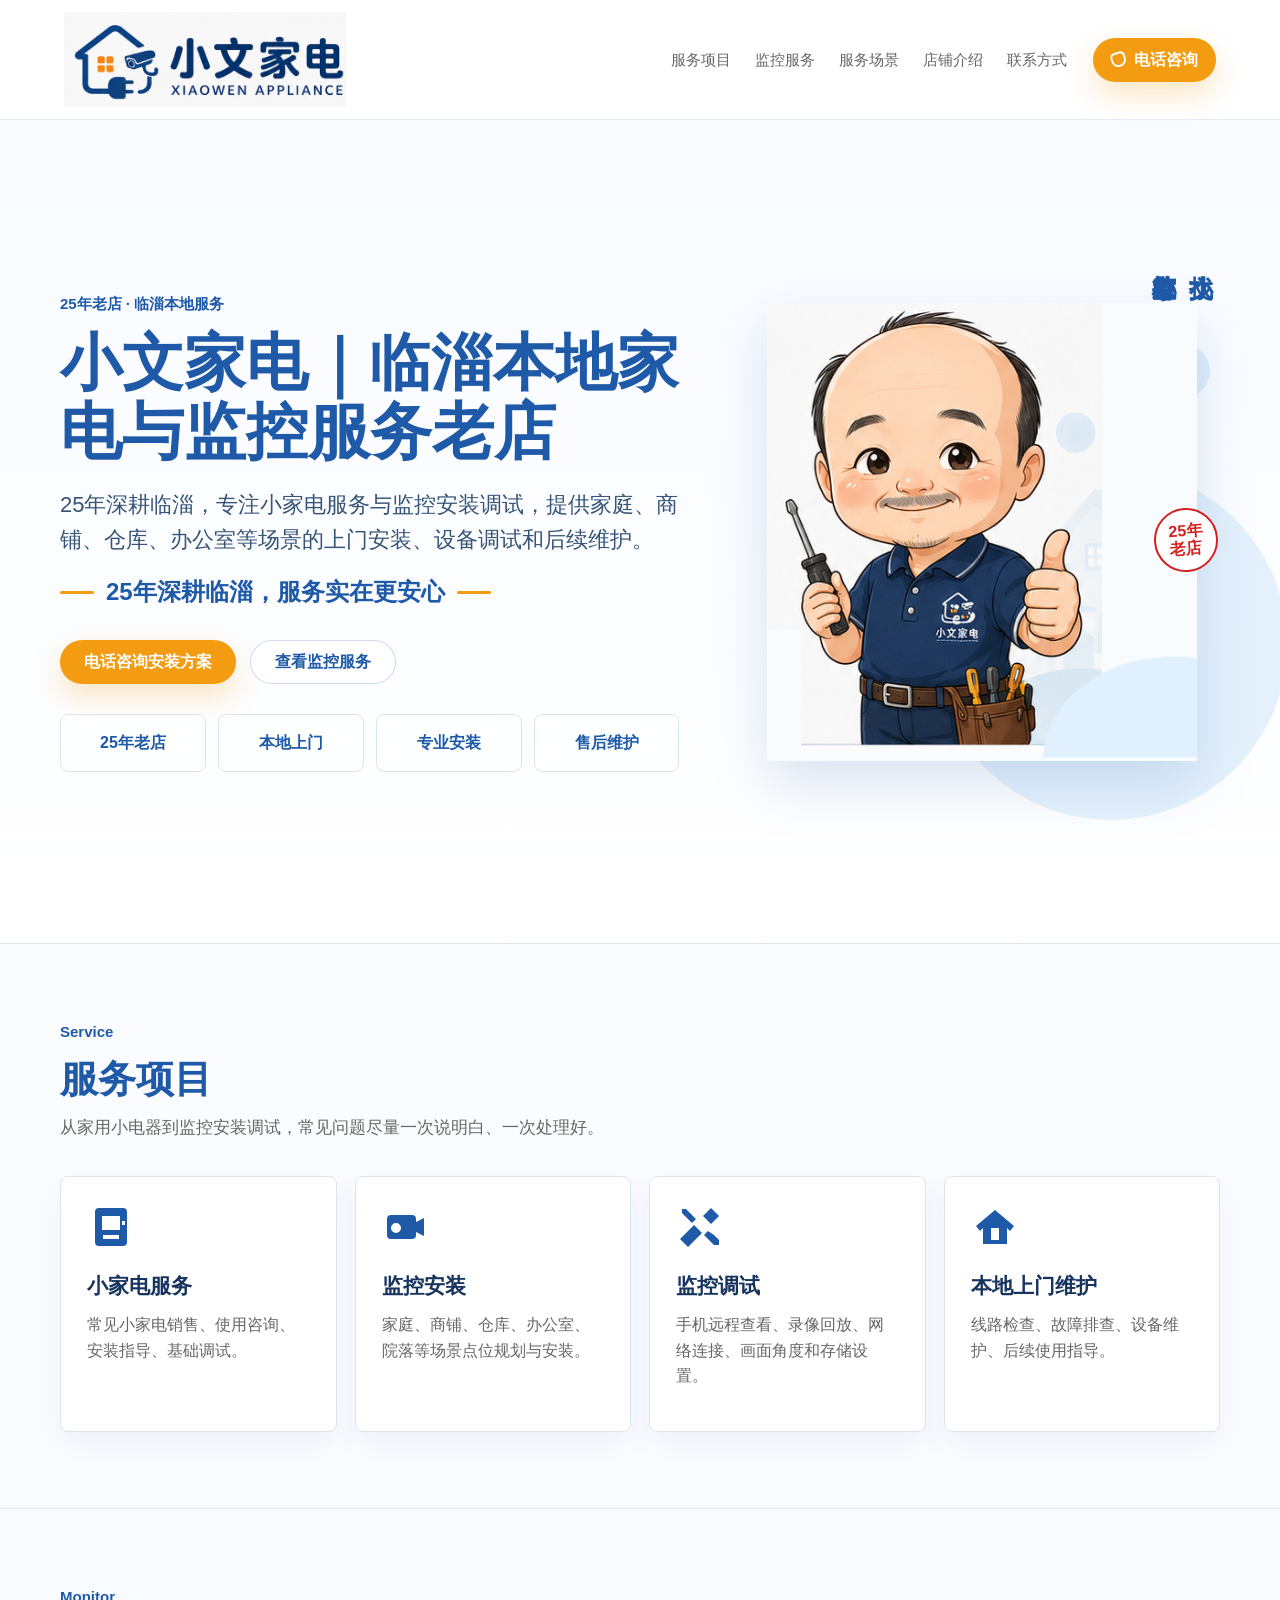
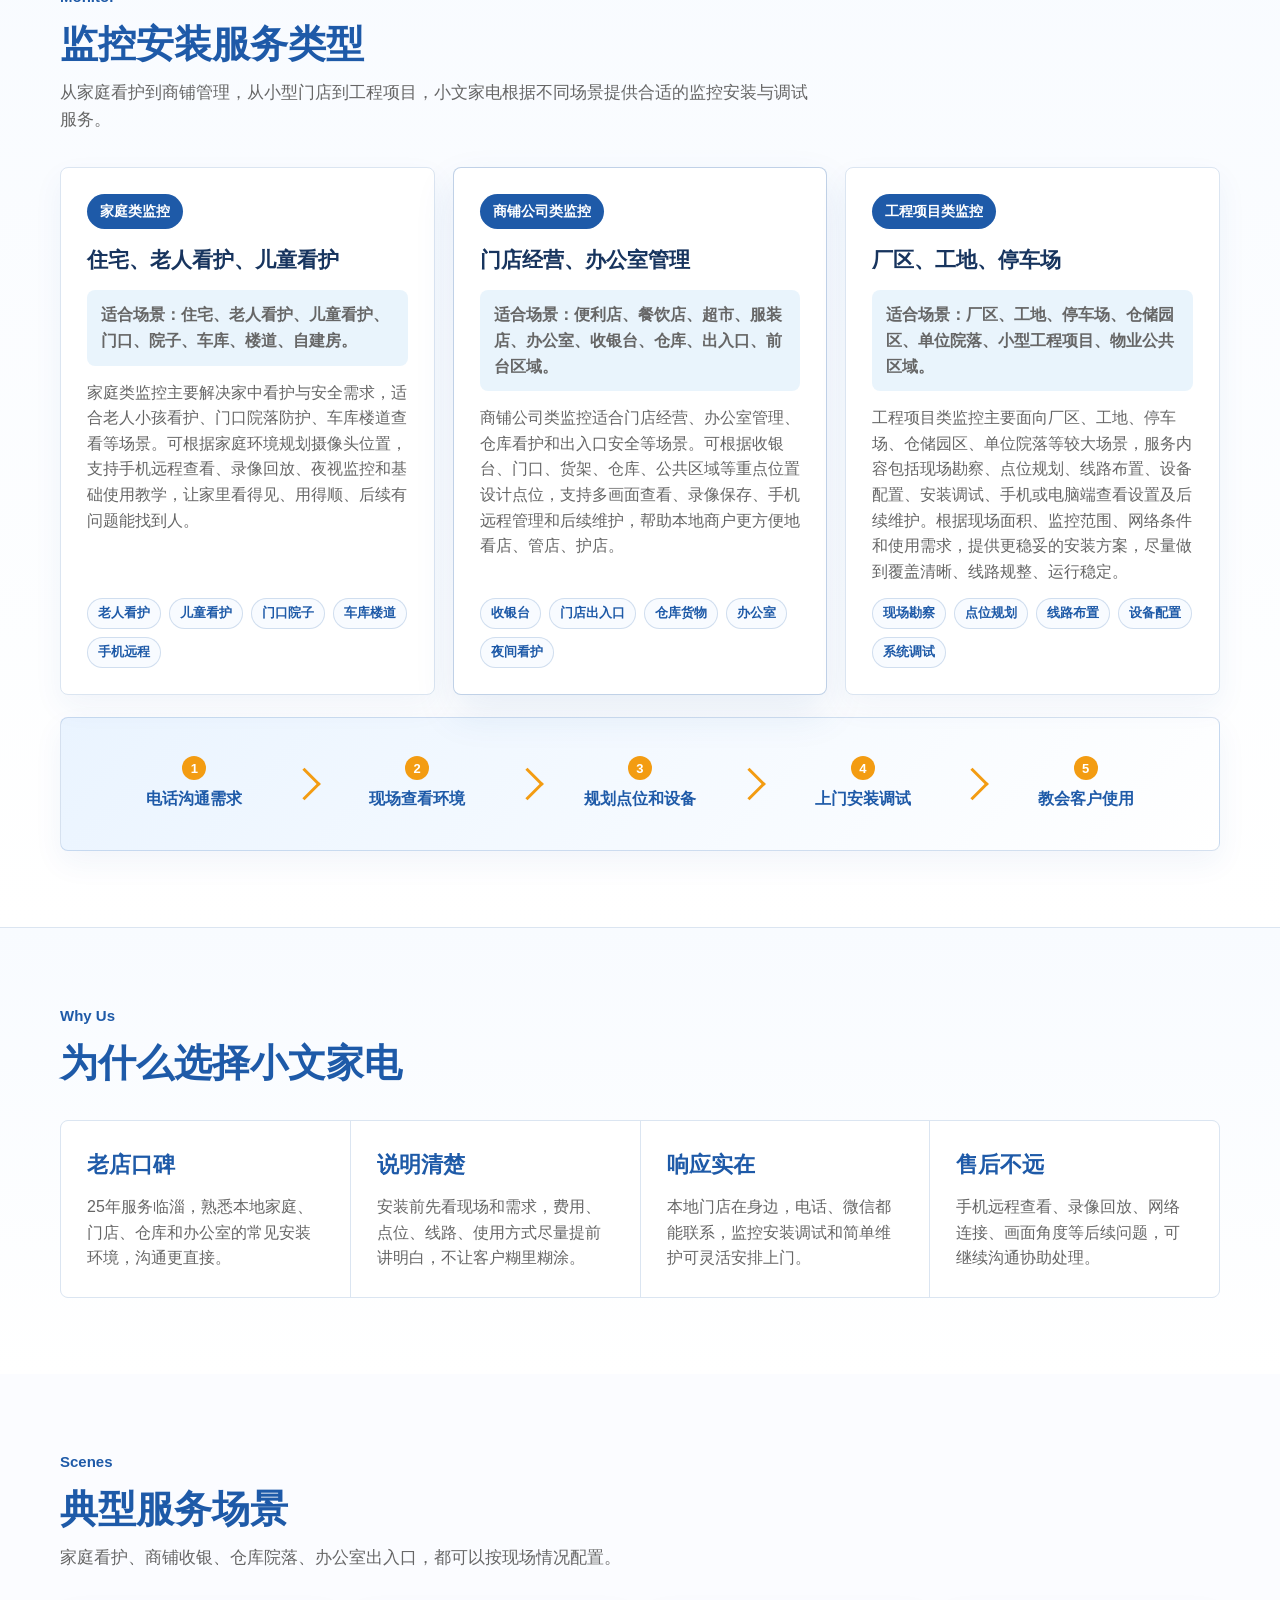
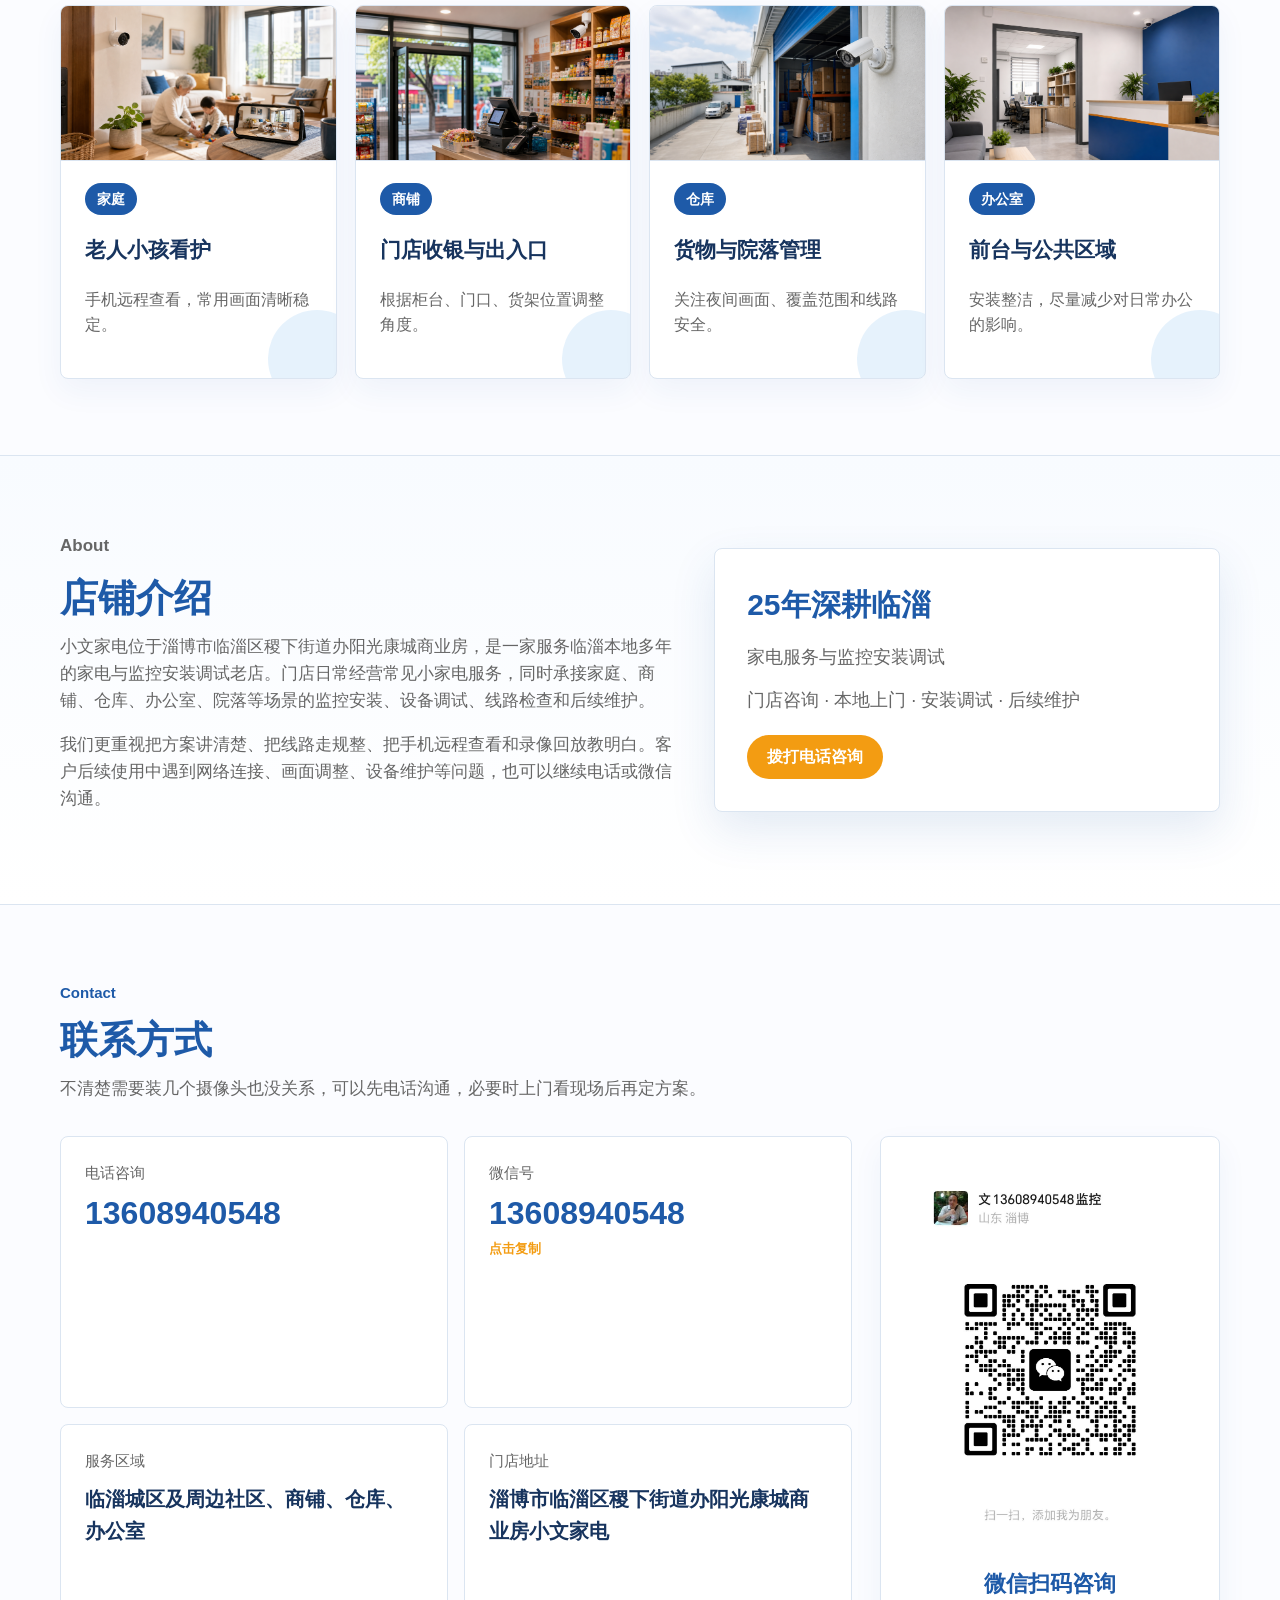
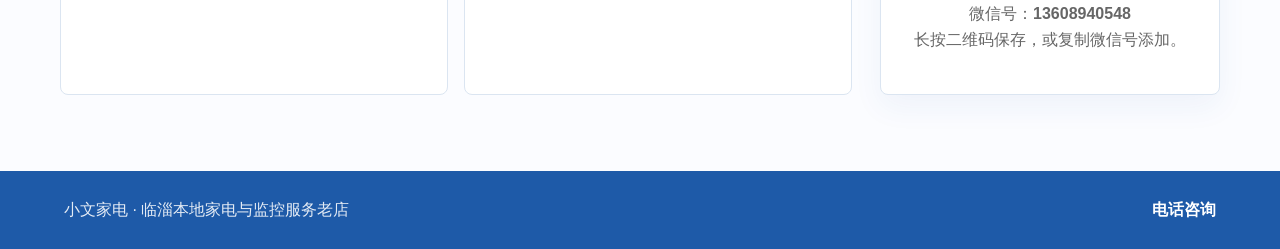
<file: index.html>
<!doctype html>
<html lang="zh-CN">
  <head>
    <meta charset="UTF-8" />
    <meta name="viewport" content="width=device-width, initial-scale=1.0" />
    <title>小文家电｜临淄监控安装调试与本地家电服务老店</title>
    <meta
      name="description"
      content="小文家电，25年深耕临淄，提供小家电服务、家庭商铺仓库办公室监控安装、设备调试、手机远程查看、上门维护等本地服务。"
    />
    <meta name="keywords" content="小文家电,临淄监控安装,临淄监控调试,临淄家电服务,临淄上门维护,商铺监控安装,家庭监控安装" />
    <meta name="robots" content="index,follow" />
    <link rel="canonical" href="https://xiaowenjiadian.cn/" />
    <meta property="og:type" content="website" />
    <meta property="og:locale" content="zh_CN" />
    <meta property="og:title" content="小文家电｜临淄监控安装调试与本地家电服务老店" />
    <meta
      property="og:description"
      content="小文家电，临淄本地家电与监控安装调试服务老店，提供家庭、商铺、仓库、办公室监控安装、手机远程查看、录像回放和上门维护。"
    />
    <meta property="og:url" content="https://xiaowenjiadian.cn/" />
    <meta property="og:image" content="https://xiaowenjiadian.cn/assets/logo-reference.png" />
    <script type="application/ld+json">
      {
        "@context": "https://schema.org",
        "@type": "LocalBusiness",
        "name": "小文家电",
        "alternateName": "Xiaowen Appliance",
        "url": "https://xiaowenjiadian.cn/",
        "logo": "https://xiaowenjiadian.cn/assets/logo-reference.png",
        "image": "https://xiaowenjiadian.cn/assets/boss-reference.png",
        "telephone": "13608940548",
        "address": {
          "@type": "PostalAddress",
          "addressCountry": "CN",
          "addressRegion": "山东省",
          "addressLocality": "淄博市临淄区",
          "streetAddress": "稷下街道办阳光康城商业房小文家电"
        },
        "areaServed": ["临淄", "淄博市临淄区", "临淄城区及周边"],
        "description": "小文家电是临淄本地家电与监控安装调试服务老店，提供小家电服务、家庭监控安装、商铺监控安装、仓库监控安装、办公室监控安装、手机远程查看、录像回放、设备调试和上门维护。",
        "makesOffer": [
          {
            "@type": "Offer",
            "itemOffered": {
              "@type": "Service",
              "name": "临淄监控安装调试",
              "serviceType": "家庭、商铺、仓库、办公室、院落监控安装调试"
            }
          },
          {
            "@type": "Offer",
            "itemOffered": {
              "@type": "Service",
              "name": "小家电服务",
              "serviceType": "常见小家电销售、使用咨询、安装指导、基础调试"
            }
          },
          {
            "@type": "Offer",
            "itemOffered": {
              "@type": "Service",
              "name": "本地上门维护",
              "serviceType": "线路检查、故障排查、设备维护、后续使用指导"
            }
          }
        ]
      }
    </script>
    <link rel="stylesheet" href="styles.css" />
  </head>
  <body>
    <header class="site-header">
      <a class="brand" href="#top" aria-label="小文家电首页">
        <img data-config-src="logoImage" src="assets/logo-reference.png" alt="小文家电" />
      </a>
      <nav class="desktop-nav" aria-label="主导航">
        <a href="#services">服务项目</a>
        <a href="#monitor-types">监控服务</a>
        <a href="#scenes">服务场景</a>
        <a href="#about">店铺介绍</a>
        <a href="#contact">联系方式</a>
      </nav>
      <a class="call-button" data-config-href="phone" href="tel:13608940548">
        <span class="icon-phone" aria-hidden="true"></span>
        电话咨询
      </a>
    </header>

    <main id="top">
      <section class="hero section-band">
        <div class="hero-copy">
          <p class="eyebrow">25年老店 · 临淄本地服务</p>
          <h1>小文家电｜临淄本地家电与监控服务老店</h1>
          <p class="hero-lead">
            25年深耕临淄，专注小家电服务与监控安装调试，提供家庭、商铺、仓库、办公室等场景的上门安装、设备调试和后续维护。
          </p>
          <p class="slogan">25年深耕临淄，服务实在更安心</p>
          <div class="hero-actions">
            <a class="primary-action" data-config-href="phone" href="tel:13608940548">电话咨询安装方案</a>
            <a class="secondary-action" href="#monitor-types">查看监控服务</a>
          </div>
          <div class="trust-row" aria-label="服务优势">
            <span>25年老店</span>
            <span>本地上门</span>
            <span>专业安装</span>
            <span>售后维护</span>
          </div>
        </div>

        <div class="hero-visual" aria-label="小文家电老板形象">
          <div class="roundel">25年<br />老店</div>
          <img data-config-src="bossImage" src="assets/boss-reference.png" alt="小文家电老板Q版形象" />
          <p class="vertical-note">找小文<br />家电监控都放心</p>
        </div>
      </section>

      <section class="services section" id="services">
        <div class="section-heading">
          <p class="eyebrow">Service</p>
          <h2>服务项目</h2>
          <p>从家用小电器到监控安装调试，常见问题尽量一次说明白、一次处理好。</p>
        </div>
        <div class="service-grid">
          <article class="service-card">
            <span class="service-icon icon-appliance" aria-hidden="true"></span>
            <h3>小家电服务</h3>
            <p>常见小家电销售、使用咨询、安装指导、基础调试。</p>
          </article>
          <article class="service-card">
            <span class="service-icon icon-camera" aria-hidden="true"></span>
            <h3>监控安装</h3>
            <p>家庭、商铺、仓库、办公室、院落等场景点位规划与安装。</p>
          </article>
          <article class="service-card">
            <span class="service-icon icon-tools" aria-hidden="true"></span>
            <h3>监控调试</h3>
            <p>手机远程查看、录像回放、网络连接、画面角度和存储设置。</p>
          </article>
          <article class="service-card">
            <span class="service-icon icon-home" aria-hidden="true"></span>
            <h3>本地上门维护</h3>
            <p>线路检查、故障排查、设备维护、后续使用指导。</p>
          </article>
        </div>
      </section>

      <section class="monitor-types section-band" id="monitor-types">
        <div class="section-heading">
          <p class="eyebrow">Monitor</p>
          <h2>监控安装服务类型</h2>
          <p>
            从家庭看护到商铺管理，从小型门店到工程项目，小文家电根据不同场景提供合适的监控安装与调试服务。
          </p>
        </div>
        <div class="monitor-grid">
          <article class="monitor-card">
            <span class="monitor-kicker">家庭类监控</span>
            <h3>住宅、老人看护、儿童看护</h3>
            <p class="fit-scenes">适合场景：住宅、老人看护、儿童看护、门口、院子、车库、楼道、自建房。</p>
            <p>
              家庭类监控主要解决家中看护与安全需求，适合老人小孩看护、门口院落防护、车库楼道查看等场景。可根据家庭环境规划摄像头位置，支持手机远程查看、录像回放、夜视监控和基础使用教学，让家里看得见、用得顺、后续有问题能找到人。
            </p>
            <div class="tag-list" aria-label="家庭类监控标签">
              <span>老人看护</span>
              <span>儿童看护</span>
              <span>门口院子</span>
              <span>车库楼道</span>
              <span>手机远程</span>
            </div>
          </article>
          <article class="monitor-card featured">
            <span class="monitor-kicker">商铺公司类监控</span>
            <h3>门店经营、办公室管理</h3>
            <p class="fit-scenes">适合场景：便利店、餐饮店、超市、服装店、办公室、收银台、仓库、出入口、前台区域。</p>
            <p>
              商铺公司类监控适合门店经营、办公室管理、仓库看护和出入口安全等场景。可根据收银台、门口、货架、仓库、公共区域等重点位置设计点位，支持多画面查看、录像保存、手机远程管理和后续维护，帮助本地商户更方便地看店、管店、护店。
            </p>
            <div class="tag-list" aria-label="商铺公司类监控标签">
              <span>收银台</span>
              <span>门店出入口</span>
              <span>仓库货物</span>
              <span>办公室</span>
              <span>夜间看护</span>
            </div>
          </article>
          <article class="monitor-card">
            <span class="monitor-kicker">工程项目类监控</span>
            <h3>厂区、工地、停车场</h3>
            <p class="fit-scenes">适合场景：厂区、工地、停车场、仓储园区、单位院落、小型工程项目、物业公共区域。</p>
            <p>
              工程项目类监控主要面向厂区、工地、停车场、仓储园区、单位院落等较大场景，服务内容包括现场勘察、点位规划、线路布置、设备配置、安装调试、手机或电脑端查看设置及后续维护。根据现场面积、监控范围、网络条件和使用需求，提供更稳妥的安装方案，尽量做到覆盖清晰、线路规整、运行稳定。
            </p>
            <div class="tag-list" aria-label="工程项目类监控标签">
              <span>现场勘察</span>
              <span>点位规划</span>
              <span>线路布置</span>
              <span>设备配置</span>
              <span>系统调试</span>
            </div>
          </article>
        </div>
        <div class="monitor-flow" aria-label="监控安装流程">
          <span>电话沟通需求</span>
          <span>现场查看环境</span>
          <span>规划点位和设备</span>
          <span>上门安装调试</span>
          <span>教会客户使用</span>
        </div>
      </section>

      <section class="why section-band" id="why">
        <div class="section-heading">
          <p class="eyebrow">Why Us</p>
          <h2>为什么选择小文家电</h2>
        </div>
        <div class="why-list">
          <div>
            <strong>老店口碑</strong>
            <span>25年服务临淄，熟悉本地家庭、门店、仓库和办公室的常见安装环境，沟通更直接。</span>
          </div>
          <div>
            <strong>说明清楚</strong>
            <span>安装前先看现场和需求，费用、点位、线路、使用方式尽量提前讲明白，不让客户糊里糊涂。</span>
          </div>
          <div>
            <strong>响应实在</strong>
            <span>本地门店在身边，电话、微信都能联系，监控安装调试和简单维护可灵活安排上门。</span>
          </div>
          <div>
            <strong>售后不远</strong>
            <span>手机远程查看、录像回放、网络连接、画面角度等后续问题，可继续沟通协助处理。</span>
          </div>
        </div>
      </section>

      <section class="scenes section" id="scenes">
        <div class="section-heading">
          <p class="eyebrow">Scenes</p>
          <h2>典型服务场景</h2>
          <p>家庭看护、商铺收银、仓库院落、办公室出入口，都可以按现场情况配置。</p>
        </div>
        <div class="scene-grid">
          <article>
            <img src="assets/scene-family-real.png" alt="家庭老人小孩看护监控服务场景" />
            <span>家庭</span>
            <h3>老人小孩看护</h3>
            <p>手机远程查看，常用画面清晰稳定。</p>
          </article>
          <article>
            <img src="assets/scene-shop-real.png" alt="商铺门店收银和出入口监控服务场景" />
            <span>商铺</span>
            <h3>门店收银与出入口</h3>
            <p>根据柜台、门口、货架位置调整角度。</p>
          </article>
          <article>
            <img src="assets/scene-warehouse-real.png" alt="仓库院落货物管理监控服务场景" />
            <span>仓库</span>
            <h3>货物与院落管理</h3>
            <p>关注夜间画面、覆盖范围和线路安全。</p>
          </article>
          <article>
            <img src="assets/scene-office-real.png" alt="办公室前台和公共区域监控服务场景" />
            <span>办公室</span>
            <h3>前台与公共区域</h3>
            <p>安装整洁，尽量减少对日常办公的影响。</p>
          </article>
        </div>
      </section>

      <section class="about section-band" id="about">
        <div class="about-copy">
          <p class="eyebrow">About</p>
          <h2>店铺介绍</h2>
          <p>
            小文家电位于淄博市临淄区稷下街道办阳光康城商业房，是一家服务临淄本地多年的家电与监控安装调试老店。门店日常经营常见小家电服务，同时承接家庭、商铺、仓库、办公室、院落等场景的监控安装、设备调试、线路检查和后续维护。
          </p>
          <p>
            我们更重视把方案讲清楚、把线路走规整、把手机远程查看和录像回放教明白。客户后续使用中遇到网络连接、画面调整、设备维护等问题，也可以继续电话或微信沟通。
          </p>
        </div>
        <div class="about-card">
          <strong>25年深耕临淄</strong>
          <span>家电服务与监控安装调试</span>
          <span>门店咨询 · 本地上门 · 安装调试 · 后续维护</span>
          <a data-config-href="phone" href="tel:13608940548">拨打电话咨询</a>
        </div>
      </section>

      <section class="contact section" id="contact">
        <div class="section-heading">
          <p class="eyebrow">Contact</p>
          <h2>联系方式</h2>
          <p>不清楚需要装几个摄像头也没关系，可以先电话沟通，必要时上门看现场后再定方案。</p>
        </div>
        <div class="contact-layout">
          <div class="contact-info">
            <div class="contact-item">
              <span>电话咨询</span>
              <a data-config-text="phone" data-config-href="phone" href="tel:13608940548">13608940548</a>
            </div>
            <div class="contact-item">
              <span>微信号</span>
              <button class="copy-wechat" type="button" data-copy-wechat>
                <strong data-config-text="wechatId">13608940548</strong>
                <small>点击复制</small>
              </button>
            </div>
            <div class="contact-item">
              <span>服务区域</span>
              <p data-config-text="serviceArea">临淄城区及周边社区、商铺、仓库、办公室</p>
            </div>
            <div class="contact-item">
              <span>门店地址</span>
              <p data-config-text="address">淄博市临淄区稷下街道办阳光康城商业房小文家电</p>
            </div>
          </div>
          <div class="wechat-box">
            <img data-config-src="qrImage" src="assets/wechat-qr-real.jpg" alt="小文家电微信二维码" />
            <strong>微信扫码咨询</strong>
            <span>微信号：<b data-config-text="wechatId">13608940548</b></span>
            <p>长按二维码保存，或复制微信号添加。</p>
          </div>
        </div>
      </section>
    </main>

    <footer class="site-footer">
      <span>小文家电 · 临淄本地家电与监控服务老店</span>
      <a data-config-href="phone" href="tel:13608940548">电话咨询</a>
    </footer>

    <div class="mobile-contact-bar" aria-label="移动端快捷联系">
      <a data-config-href="phone" href="tel:13608940548">一键拨打</a>
      <button type="button" data-copy-wechat>复制微信号</button>
      <a data-config-map href="https://uri.amap.com/search?keyword=%E6%B7%84%E5%8D%9A%E5%B8%82%E4%B8%B4%E6%B7%84%E5%8C%BA%E7%A8%B7%E4%B8%8B%E8%A1%97%E9%81%93%E5%8A%9E%E9%98%B3%E5%85%89%E5%BA%B7%E5%9F%8E%E5%95%86%E4%B8%9A%E6%88%BF%E5%B0%8F%E6%96%87%E5%AE%B6%E7%94%B5&city=%E6%B7%84%E5%8D%9A&view=map&src=xiaowenjiadian" target="_blank" rel="noreferrer">导航到店</a>
    </div>

    <script src="config.js"></script>
    <script src="script.js"></script>
  </body>
</html>
</file>
<file: styles.css>
:root {
  --blue: #1e5aa8;
  --bright-blue: #4da0e6;
  --orange: #f39c12;
  --deep: #17345e;
  --gray: #666666;
  --soft: #f2f4f7;
  --line: #dbe5f1;
  --white: #ffffff;
  --shadow: 0 18px 45px rgba(30, 90, 168, 0.12);
}

* {
  box-sizing: border-box;
}

html {
  scroll-behavior: smooth;
}

body {
  margin: 0;
  color: var(--deep);
  background: #fbfcff;
  font-family: "PingFang SC", "Microsoft YaHei", "Noto Sans SC", Arial, sans-serif;
  line-height: 1.6;
}

a {
  color: inherit;
  text-decoration: none;
}

button {
  font: inherit;
}

.site-header {
  position: sticky;
  top: 0;
  z-index: 30;
  display: flex;
  align-items: center;
  gap: 26px;
  width: 100%;
  min-height: 76px;
  padding: 12px clamp(18px, 5vw, 72px);
  border-bottom: 1px solid rgba(30, 90, 168, 0.12);
  background: rgba(255, 255, 255, 0.92);
  backdrop-filter: blur(14px);
}

.brand {
  display: flex;
  align-items: center;
  min-width: 0;
}

.brand img {
  display: block;
  width: clamp(172px, 22vw, 300px);
  height: auto;
}

.desktop-nav {
  display: flex;
  align-items: center;
  justify-content: center;
  gap: 24px;
  margin-left: auto;
  color: var(--gray);
  font-size: 15px;
  white-space: nowrap;
}

.desktop-nav a:hover {
  color: var(--blue);
}

.call-button,
.primary-action,
.secondary-action,
.mobile-contact-bar a,
.mobile-contact-bar button {
  display: inline-flex;
  align-items: center;
  justify-content: center;
  min-height: 44px;
  border: 0;
  border-radius: 999px;
  cursor: pointer;
  font-weight: 700;
  white-space: nowrap;
}

.call-button,
.primary-action {
  color: var(--white);
  background: var(--orange);
  box-shadow: 0 12px 28px rgba(243, 156, 18, 0.25);
}

.call-button {
  gap: 8px;
  padding: 0 18px;
}

.icon-phone {
  width: 15px;
  height: 15px;
  border: 2px solid currentColor;
  border-radius: 5px 5px 8px 8px;
  transform: rotate(-18deg);
}

.section,
.section-band {
  width: min(1160px, calc(100% - 36px));
  margin: 0 auto;
  padding: 76px 0;
}

.section-band {
  width: 100%;
  padding-right: max(18px, calc((100vw - 1160px) / 2));
  padding-left: max(18px, calc((100vw - 1160px) / 2));
  background: linear-gradient(180deg, #f8fbff 0%, #ffffff 100%);
}

.hero {
  display: grid;
  grid-template-columns: minmax(0, 1.04fr) minmax(360px, 0.8fr);
  align-items: center;
  gap: clamp(28px, 5vw, 70px);
  min-height: calc(100vh - 76px);
  max-height: 820px;
  overflow: hidden;
  border-bottom: 1px solid var(--line);
}

.eyebrow {
  margin: 0 0 12px;
  color: var(--blue);
  font-size: 15px;
  font-weight: 800;
  letter-spacing: 0;
}

h1,
h2,
h3,
p {
  margin-top: 0;
}

h1 {
  max-width: 820px;
  margin-bottom: 20px;
  color: var(--blue);
  font-size: clamp(34px, 5vw, 62px);
  line-height: 1.12;
  letter-spacing: 0;
}

.hero-lead {
  max-width: 700px;
  margin-bottom: 16px;
  color: #365477;
  font-size: clamp(17px, 2vw, 22px);
}

.slogan {
  display: inline-flex;
  align-items: center;
  gap: 12px;
  margin-bottom: 28px;
  color: var(--blue);
  font-size: clamp(18px, 2vw, 24px);
  font-weight: 800;
}

.slogan::before,
.slogan::after {
  content: "";
  width: 34px;
  height: 3px;
  border-radius: 999px;
  background: var(--orange);
}

.hero-actions {
  display: flex;
  flex-wrap: wrap;
  gap: 14px;
  margin-bottom: 30px;
}

.primary-action,
.secondary-action {
  padding: 0 24px;
}

.secondary-action {
  border: 1px solid rgba(30, 90, 168, 0.22);
  color: var(--blue);
  background: var(--white);
}

.trust-row {
  display: grid;
  grid-template-columns: repeat(4, minmax(92px, 1fr));
  gap: 12px;
  max-width: 660px;
}

.trust-row span {
  display: grid;
  place-items: center;
  min-height: 58px;
  padding: 10px;
  border: 1px solid var(--line);
  border-radius: 8px;
  color: var(--blue);
  background: rgba(255, 255, 255, 0.82);
  font-weight: 800;
}

.hero-visual {
  position: relative;
  display: grid;
  place-items: center;
  align-self: stretch;
  min-height: 520px;
}

.hero-visual::before {
  content: "";
  position: absolute;
  right: -14%;
  bottom: 7%;
  width: 74%;
  aspect-ratio: 1;
  border-radius: 50%;
  background: rgba(77, 160, 230, 0.14);
}

.hero-visual::after {
  content: "";
  position: absolute;
  right: 2%;
  top: 22%;
  width: 54px;
  aspect-ratio: 1;
  border-radius: 50%;
  background: rgba(77, 160, 230, 0.16);
}

.hero-visual img {
  position: relative;
  z-index: 2;
  width: min(100%, 430px);
  max-height: 580px;
  object-fit: contain;
  filter: drop-shadow(0 22px 28px rgba(30, 90, 168, 0.16));
}

.vertical-note {
  position: absolute;
  right: 0;
  top: 60px;
  z-index: 3;
  margin: 0;
  color: var(--blue);
  font-size: 24px;
  font-weight: 900;
  line-height: 1.55;
  writing-mode: vertical-rl;
}

.roundel {
  position: absolute;
  right: 2px;
  top: 312px;
  z-index: 3;
  display: grid;
  place-items: center;
  width: 64px;
  height: 64px;
  border: 2px solid #d32222;
  border-radius: 50%;
  color: #d32222;
  background: var(--white);
  font-weight: 900;
  line-height: 1.1;
  transform: rotate(-4deg);
}

.section-heading {
  max-width: 760px;
  margin-bottom: 34px;
}

.section-heading h2,
.about-copy h2 {
  margin-bottom: 12px;
  color: var(--blue);
  font-size: clamp(28px, 3vw, 40px);
  line-height: 1.2;
}

.section-heading p:last-child,
.about-copy p {
  color: var(--gray);
  font-size: 17px;
}

.service-grid,
.scene-grid,
.monitor-grid {
  display: grid;
  grid-template-columns: repeat(4, minmax(0, 1fr));
  gap: 18px;
}

.monitor-grid {
  grid-template-columns: repeat(3, minmax(0, 1fr));
  align-items: stretch;
}

.service-card,
.scene-grid article,
.monitor-card {
  min-height: 220px;
  padding: 26px;
  border: 1px solid var(--line);
  border-radius: 8px;
  background: var(--white);
  box-shadow: 0 12px 30px rgba(30, 90, 168, 0.06);
}

.service-card h3,
.scene-grid h3,
.monitor-card h3 {
  margin-bottom: 10px;
  color: var(--deep);
  font-size: 21px;
}

.service-card p,
.scene-grid p,
.monitor-card p {
  color: var(--gray);
}

.service-icon {
  display: block;
  width: 48px;
  height: 48px;
  margin-bottom: 18px;
  color: var(--blue);
  background: currentColor;
  mask-position: center;
  mask-repeat: no-repeat;
  mask-size: contain;
}

.icon-appliance {
  mask-image: url("data:image/svg+xml,%3Csvg viewBox='0 0 48 48' xmlns='http://www.w3.org/2000/svg'%3E%3Cpath d='M12 5h24a4 4 0 0 1 4 4v30a4 4 0 0 1-4 4H12a4 4 0 0 1-4-4V9a4 4 0 0 1 4-4Zm3 8v14h18V13H15Zm1 23h16v-4H16v4Zm22-18h-3v4h3v-4Z'/%3E%3C/svg%3E");
}

.icon-camera {
  mask-image: url("data:image/svg+xml,%3Csvg viewBox='0 0 48 48' xmlns='http://www.w3.org/2000/svg'%3E%3Cpath d='M5 16a4 4 0 0 1 4-4h21a4 4 0 0 1 4 4v3l8-4v18l-8-4v3a4 4 0 0 1-4 4H9a4 4 0 0 1-4-4V16Zm9 4a5 5 0 1 0 0 10 5 5 0 0 0 0-10Z'/%3E%3C/svg%3E");
}

.icon-tools {
  mask-image: url("data:image/svg+xml,%3Csvg viewBox='0 0 48 48' xmlns='http://www.w3.org/2000/svg'%3E%3Cpath d='m35 5 8 8-8 8-4-4-9 9 4 4-14 14-8-8 14-14 4 4 9-9-4-4 8-8ZM10 6l10 10-4 4L6 10V6h4Zm28 26 5 5v5h-5L28 32l4-4 6 4Z'/%3E%3C/svg%3E");
}

.icon-home {
  mask-image: url("data:image/svg+xml,%3Csvg viewBox='0 0 48 48' xmlns='http://www.w3.org/2000/svg'%3E%3Cpath d='M5 23 24 7l19 16-4 5-3-3v16H12V25l-3 3-4-5Zm15 14h8V25h-8v12Z'/%3E%3C/svg%3E");
}

.monitor-types {
  border-top: 1px solid var(--line);
  border-bottom: 1px solid var(--line);
}

.monitor-card {
  display: flex;
  flex-direction: column;
  gap: 14px;
  min-height: 100%;
}

.monitor-card.featured {
  border-color: rgba(30, 90, 168, 0.28);
  box-shadow: 0 18px 40px rgba(30, 90, 168, 0.1);
}

.monitor-kicker {
  display: inline-flex;
  align-self: flex-start;
  padding: 6px 13px;
  border-radius: 999px;
  color: var(--white);
  background: var(--blue);
  font-size: 14px;
  font-weight: 900;
}

.monitor-card h3 {
  margin-bottom: 0;
}

.monitor-card p {
  margin-bottom: 0;
}

.fit-scenes {
  padding: 12px 14px;
  border-radius: 8px;
  color: #355879;
  background: rgba(77, 160, 230, 0.12);
  font-weight: 700;
}

.tag-list {
  display: flex;
  flex-wrap: wrap;
  gap: 8px;
  margin-top: auto;
}

.tag-list span {
  display: inline-flex;
  align-items: center;
  min-height: 30px;
  padding: 4px 10px;
  border: 1px solid rgba(30, 90, 168, 0.18);
  border-radius: 999px;
  color: var(--blue);
  background: #f8fbff;
  font-size: 13px;
  font-weight: 800;
  white-space: normal;
}

.monitor-flow {
  display: grid;
  grid-template-columns: repeat(5, minmax(0, 1fr));
  gap: 0;
  margin-top: 22px;
  padding: 22px;
  border: 1px solid rgba(30, 90, 168, 0.18);
  border-radius: 8px;
  background: linear-gradient(135deg, #eaf4ff 0%, #ffffff 100%);
  box-shadow: 0 12px 30px rgba(30, 90, 168, 0.06);
}

.monitor-flow span {
  position: relative;
  display: flex;
  flex-direction: column;
  align-items: center;
  justify-content: center;
  min-height: 88px;
  padding: 10px 18px;
  color: var(--blue);
  font-weight: 900;
  text-align: center;
}

.monitor-flow span:not(:last-child)::after {
  content: "";
  position: absolute;
  top: 50%;
  right: -10px;
  width: 20px;
  height: 20px;
  border-top: 3px solid var(--orange);
  border-right: 3px solid var(--orange);
  transform: translateY(-50%) rotate(45deg);
}

.monitor-flow span::before {
  content: counter(flow);
  counter-increment: flow;
  display: grid;
  place-items: center;
  width: 24px;
  height: 24px;
  margin-bottom: 6px;
  border-radius: 50%;
  color: var(--white);
  background: var(--orange);
  font-size: 13px;
  line-height: 1;
}

.monitor-flow {
  counter-reset: flow;
}

.why-list {
  display: grid;
  grid-template-columns: repeat(4, minmax(0, 1fr));
  gap: 1px;
  overflow: hidden;
  border: 1px solid var(--line);
  border-radius: 8px;
  background: var(--line);
}

.why-list div {
  min-height: 170px;
  padding: 26px;
  background: var(--white);
}

.why-list strong {
  display: block;
  margin-bottom: 12px;
  color: var(--blue);
  font-size: 22px;
}

.why-list span {
  color: var(--gray);
}

.scene-grid article {
  position: relative;
  overflow: hidden;
  display: flex;
  flex-direction: column;
  gap: 10px;
  padding: 0 0 24px;
}

.scene-grid article::after {
  content: "";
  position: absolute;
  right: -30px;
  bottom: -30px;
  width: 98px;
  height: 98px;
  border-radius: 50%;
  background: rgba(77, 160, 230, 0.14);
}

.scene-grid span {
  display: inline-flex;
  align-self: flex-start;
  margin: 12px 24px 8px;
  padding: 5px 12px;
  border-radius: 999px;
  color: var(--white);
  background: var(--blue);
  font-size: 14px;
  font-weight: 800;
}

.scene-grid img {
  display: block;
  width: 100%;
  aspect-ratio: 16 / 9;
  object-fit: cover;
  object-position: center;
  border-bottom: 1px solid var(--line);
}

.scene-grid h3,
.scene-grid p {
  margin-right: 24px;
  margin-left: 24px;
}

.about {
  display: grid;
  grid-template-columns: 1.1fr 0.9fr;
  gap: 36px;
  align-items: center;
  border-top: 1px solid var(--line);
  border-bottom: 1px solid var(--line);
}

.about-copy p {
  max-width: 720px;
  margin-bottom: 16px;
}

.about-card {
  display: grid;
  gap: 14px;
  padding: 32px;
  border: 1px solid var(--line);
  border-radius: 8px;
  background: var(--white);
  box-shadow: var(--shadow);
}

.about-card strong {
  color: var(--blue);
  font-size: 30px;
}

.about-card span {
  color: var(--gray);
  font-size: 18px;
}

.about-card a {
  display: inline-flex;
  align-items: center;
  justify-content: center;
  width: fit-content;
  min-height: 44px;
  margin-top: 6px;
  padding: 0 20px;
  border-radius: 999px;
  color: var(--white);
  background: var(--orange);
  font-weight: 900;
}

.contact-layout {
  display: grid;
  grid-template-columns: minmax(0, 1fr) 340px;
  gap: 28px;
  align-items: stretch;
}

.contact-info {
  display: grid;
  grid-template-columns: repeat(2, minmax(0, 1fr));
  gap: 16px;
}

.contact-item {
  min-height: 150px;
  padding: 24px;
  border: 1px solid var(--line);
  border-radius: 8px;
  background: var(--white);
}

.contact-item span {
  display: block;
  margin-bottom: 10px;
  color: var(--gray);
  font-size: 15px;
}

.contact-item a,
.copy-wechat strong {
  color: var(--blue);
  font-size: clamp(22px, 3vw, 32px);
  font-weight: 900;
  line-height: 1.15;
}

.contact-item p {
  margin: 0;
  color: var(--deep);
  font-size: 20px;
  font-weight: 800;
}

.copy-wechat {
  display: grid;
  gap: 6px;
  width: 100%;
  padding: 0;
  border: 0;
  color: inherit;
  background: transparent;
  text-align: left;
  cursor: pointer;
}

.copy-wechat small {
  color: var(--orange);
  font-weight: 800;
}

.wechat-box {
  display: grid;
  align-content: start;
  justify-items: center;
  padding: 26px;
  border: 1px solid var(--line);
  border-radius: 8px;
  background: var(--white);
  text-align: center;
  box-shadow: 0 12px 30px rgba(30, 90, 168, 0.06);
}

.wechat-box img {
  width: min(100%, 260px);
  height: auto;
  margin-bottom: 16px;
  border-radius: 8px;
}

.wechat-box strong {
  color: var(--blue);
  font-size: 22px;
}

.wechat-box span,
.wechat-box p {
  color: var(--gray);
}

.site-footer {
  display: flex;
  justify-content: space-between;
  gap: 18px;
  padding: 26px clamp(18px, 5vw, 72px);
  color: rgba(255, 255, 255, 0.88);
  background: var(--blue);
}

.site-footer a {
  color: var(--white);
  font-weight: 900;
}

.mobile-contact-bar {
  display: none;
}

@media (max-width: 980px) {
  .desktop-nav {
    display: none;
  }

  .site-header {
    gap: 12px;
    min-height: 68px;
    padding: 10px 14px;
  }

  .brand img {
    width: min(48vw, 210px);
  }

  .call-button {
    margin-left: auto;
    min-height: 42px;
    padding: 0 14px;
    font-size: 14px;
  }

  .hero,
  .about,
  .contact-layout {
    grid-template-columns: 1fr;
  }

  .hero {
    min-height: 0;
    max-height: none;
    padding-top: 34px;
    padding-bottom: 50px;
  }

  .hero-visual {
    min-height: 430px;
    order: 2;
  }

  .hero-visual img {
    width: min(92%, 360px);
  }

  .vertical-note {
    right: 8px;
    top: 24px;
    font-size: 20px;
  }

  .roundel {
    right: 8px;
    top: 230px;
    width: 58px;
    height: 58px;
    font-size: 14px;
  }

  .service-grid,
  .why-list,
  .monitor-grid,
  .scene-grid,
  .contact-info {
    grid-template-columns: repeat(2, minmax(0, 1fr));
  }
}

@media (max-width: 640px) {
  body {
    padding-bottom: 78px;
  }

  .section,
  .section-band {
    width: min(100% - 28px, 1160px);
    padding: 48px 0;
  }

  .section-band {
    width: 100%;
    padding-right: 14px;
    padding-left: 14px;
  }

  h1 {
    font-size: 34px;
  }

  .hero-lead {
    font-size: 17px;
  }

  .slogan {
    display: flex;
    font-size: 18px;
  }

  .slogan::before,
  .slogan::after {
    width: 20px;
  }

  .hero-actions {
    display: grid;
    grid-template-columns: 1fr;
  }

  .primary-action,
  .secondary-action {
    width: 100%;
  }

  .trust-row,
  .why-list,
  .monitor-grid,
  .monitor-flow,
  .scene-grid,
  .contact-info {
    grid-template-columns: 1fr;
  }

  .service-grid {
    grid-template-columns: repeat(2, minmax(0, 1fr));
    gap: 10px;
  }

  .trust-row span,
  .scene-grid article,
  .why-list div,
  .contact-item {
    min-height: auto;
  }

  .service-card {
    min-height: 176px;
    padding: 16px 14px;
  }

  .service-icon {
    width: 34px;
    height: 34px;
    margin-bottom: 12px;
  }

  .service-card h3 {
    margin-bottom: 8px;
    font-size: 18px;
  }

  .service-card p {
    margin-bottom: 0;
    font-size: 14px;
    line-height: 1.45;
  }

  .monitor-card {
    padding: 22px;
  }

  .monitor-card h3 {
    font-size: 20px;
  }

  .monitor-card p {
    font-size: 15px;
  }

  .tag-list {
    gap: 7px;
  }

  .monitor-flow {
    grid-template-columns: repeat(5, minmax(108px, 1fr));
    gap: 0;
    overflow-x: auto;
    padding: 16px 14px;
    scrollbar-width: none;
  }

  .monitor-flow::-webkit-scrollbar {
    display: none;
  }

  .monitor-flow span {
    min-height: 80px;
    padding: 8px 16px;
    font-size: 14px;
  }

  .hero-visual {
    min-height: 390px;
  }

  .hero-visual img {
    width: min(98%, 330px);
  }

  .vertical-note {
    display: none;
  }

  .roundel {
    top: 18px;
  }

  .contact-item a,
  .copy-wechat strong {
    font-size: 28px;
  }

  .wechat-box {
    padding: 22px;
  }

  .site-footer {
    display: block;
    padding-bottom: 30px;
    text-align: center;
  }

  .site-footer a {
    display: block;
    margin-top: 8px;
  }

  .mobile-contact-bar {
    position: fixed;
    right: 0;
    bottom: 0;
    left: 0;
    z-index: 50;
    display: grid;
    grid-template-columns: repeat(3, 1fr);
    gap: 8px;
    padding: 10px 10px calc(10px + env(safe-area-inset-bottom));
    border-top: 1px solid rgba(30, 90, 168, 0.14);
    background: rgba(255, 255, 255, 0.96);
    box-shadow: 0 -10px 28px rgba(30, 90, 168, 0.12);
  }

  .mobile-contact-bar a,
  .mobile-contact-bar button {
    min-width: 0;
    min-height: 44px;
    padding: 0 8px;
    border-radius: 8px;
    color: var(--white);
    background: var(--blue);
    font-size: 14px;
  }

  .mobile-contact-bar a:first-child {
    background: var(--orange);
  }
}
</file>
